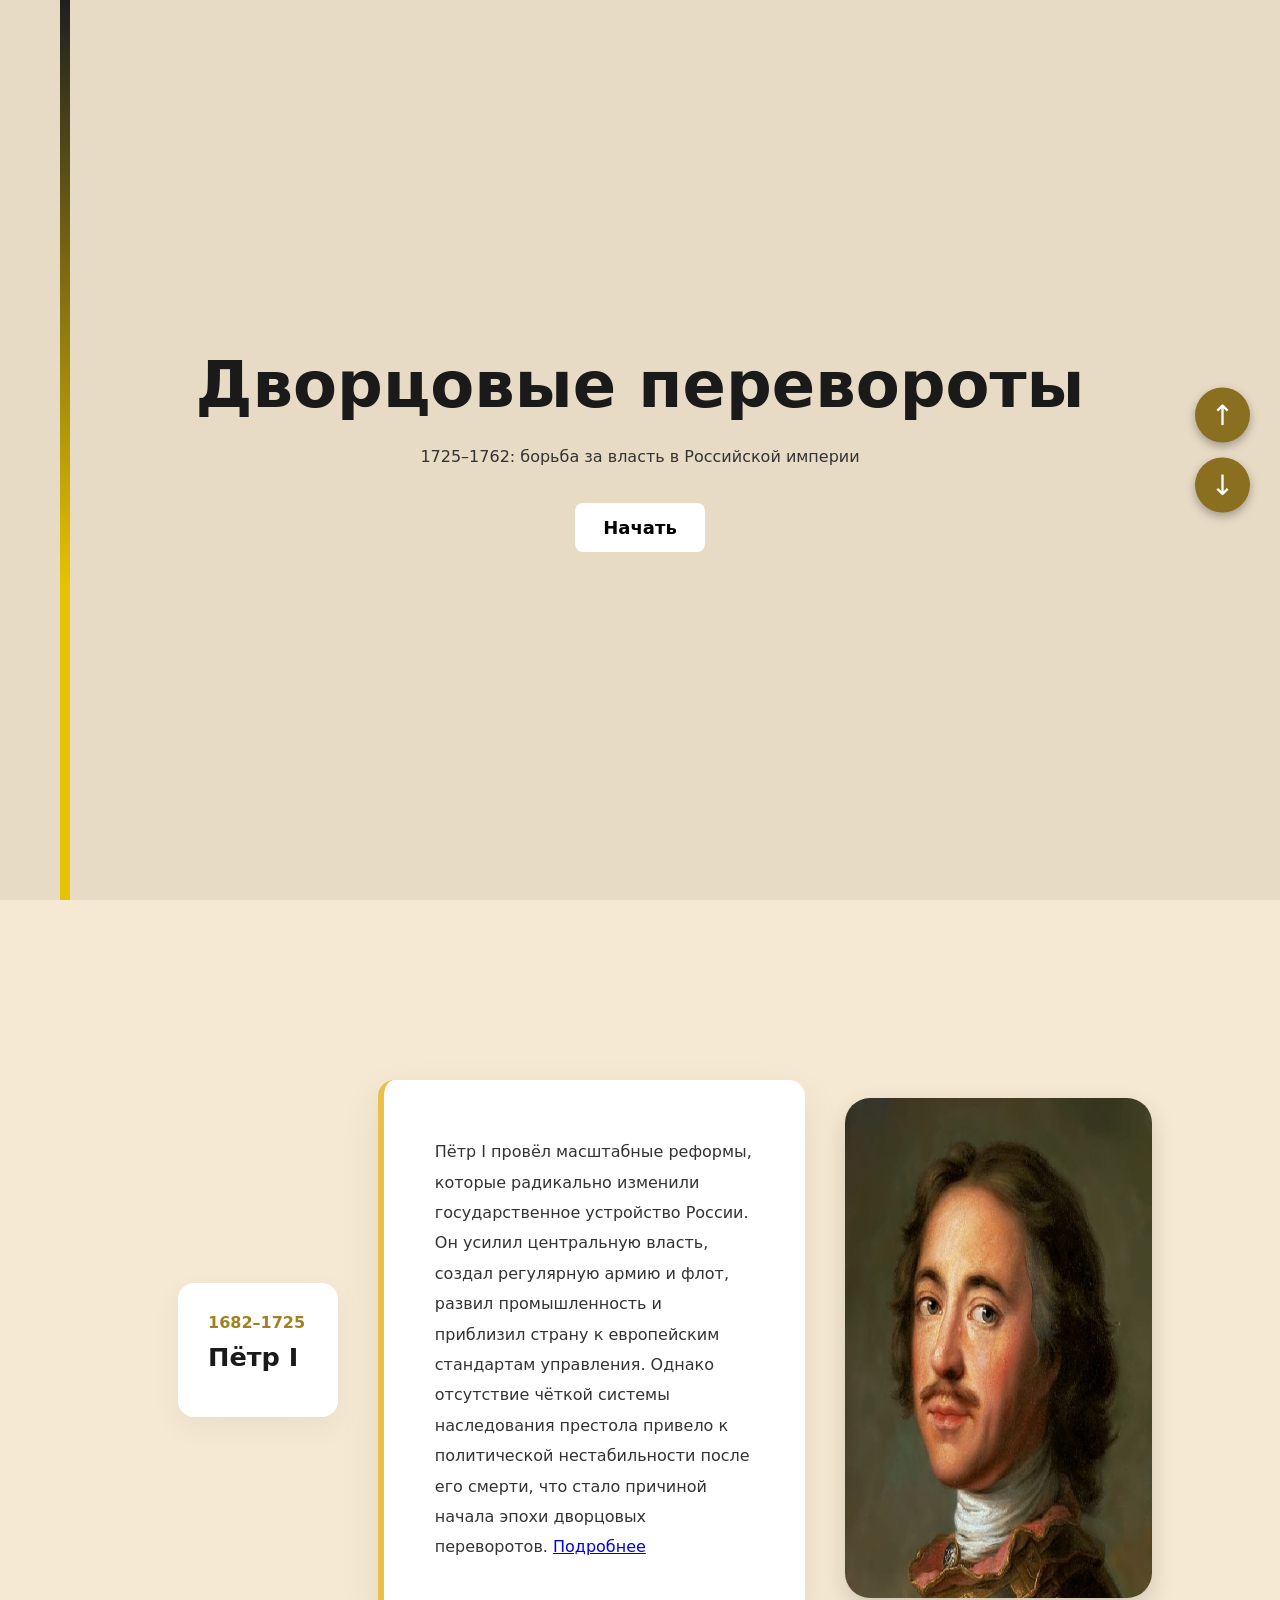
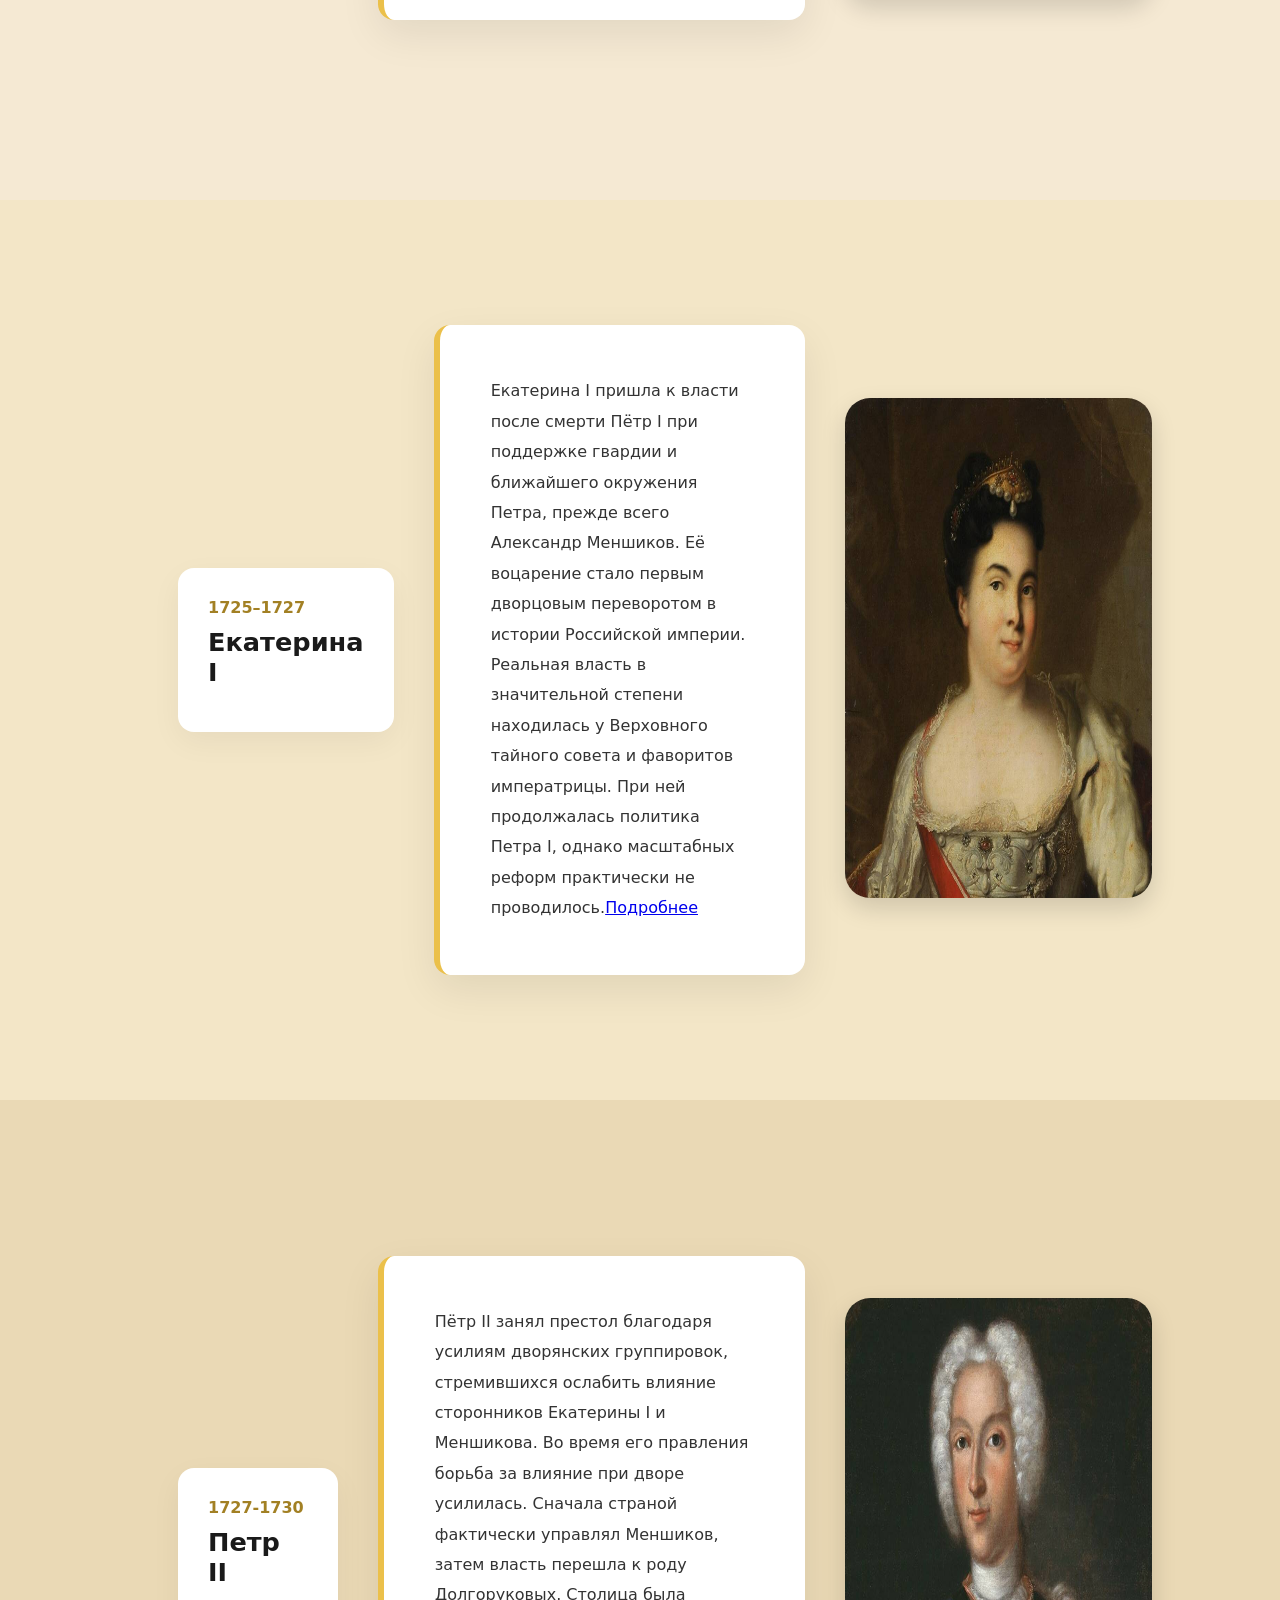
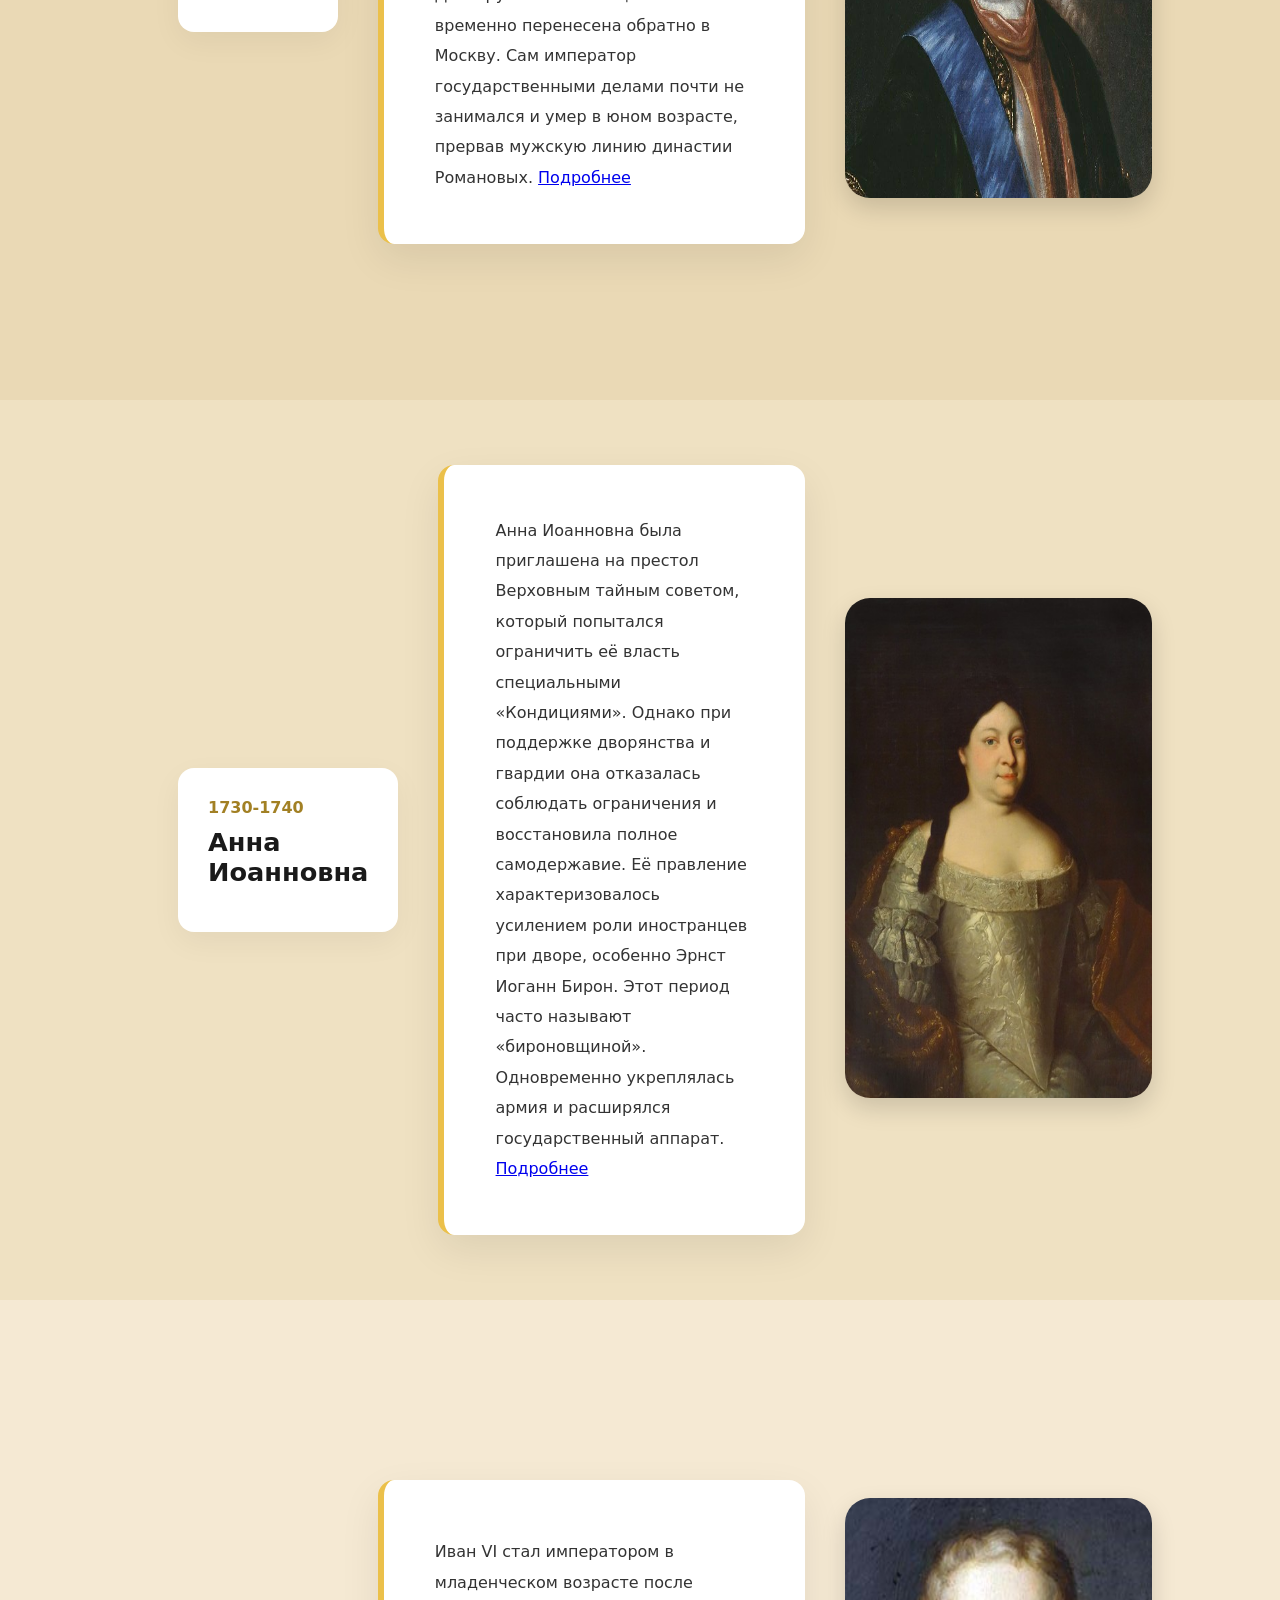
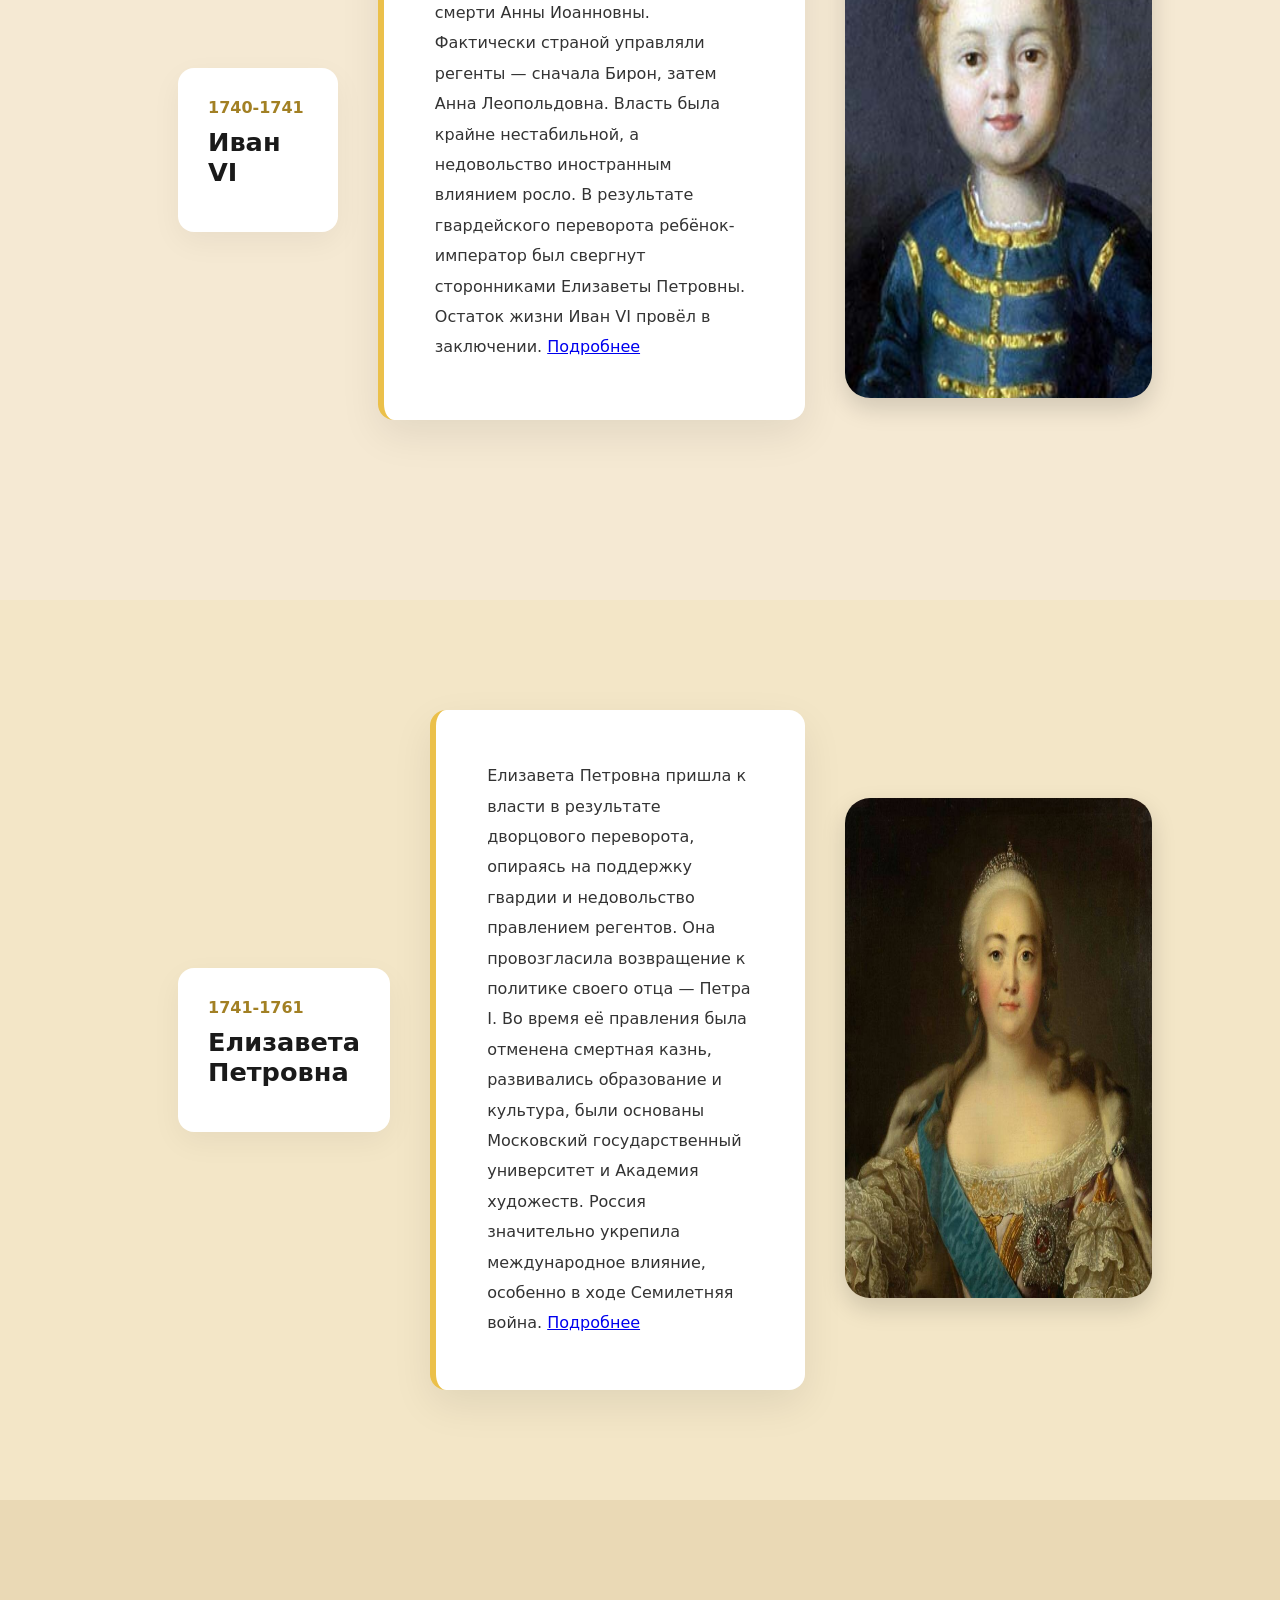
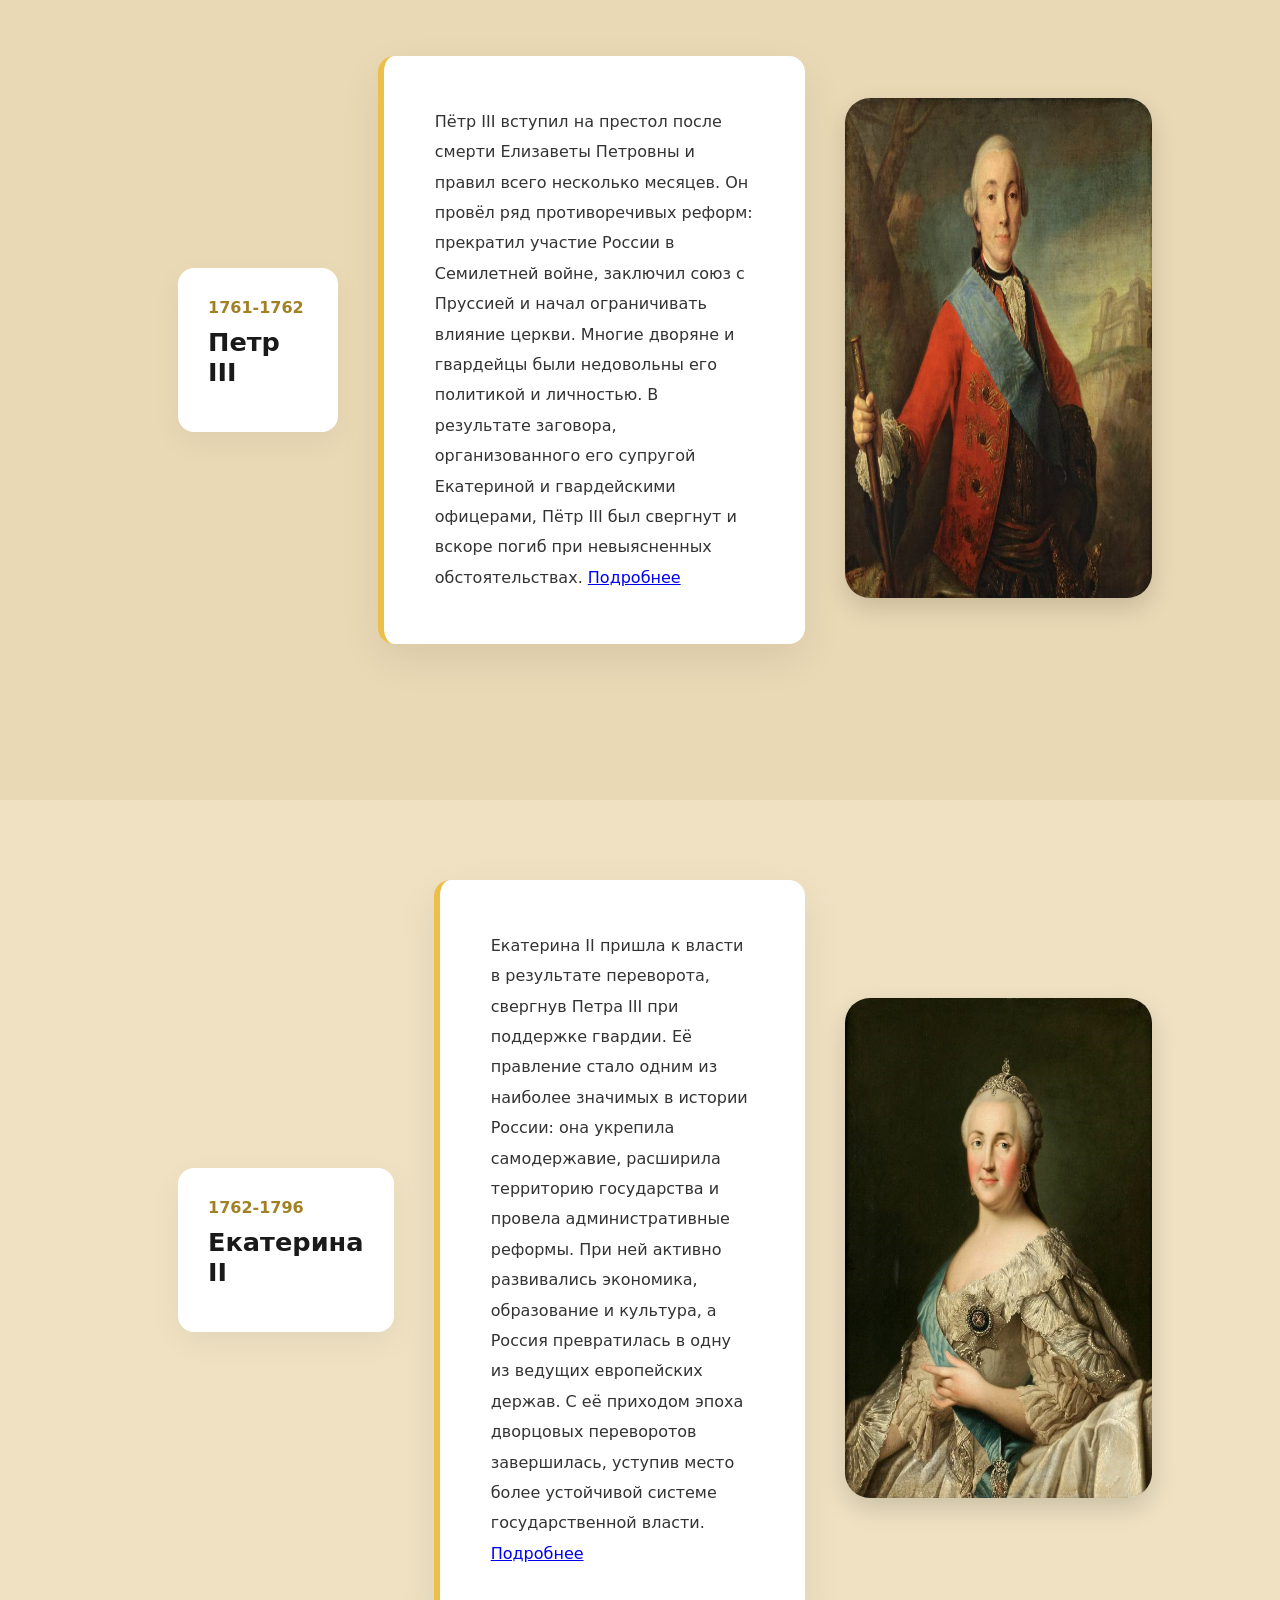
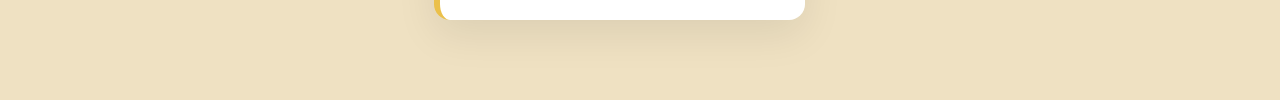
<file: index.html>
<!DOCTYPE html>
<html lang="ru">

<head>
    <meta charset="UTF-8">
    <title>История дворцовых переворотов</title>
    <link rel="stylesheet" href="style.css">
    <link rel="icon" type="image/png" href="images/Imperial_Standard_of_the_Emperor_of_Russia_(1858–1917)_02.png">
</head>

<body>

    <section class="hero">
        <h1>Дворцовые перевороты</h1>
        <p>1725–1762: борьба за власть в Российской империи</p>
        <button onclick="scrollToNext()">Начать</button>
    </section>

    <div class="scroll-buttons">
        <button onclick="scrollSection(-1)">↑</button>
        <button onclick="scrollSection(1)">↓</button>
    </div>

    <section class="timeline b1">
        <div class="row">
            <div class="block">
                <div class="date">1682–1725</div>
                <h2>Пётр I</h2>
            </div>

            <div class="details">
                <p>
                    Пётр I провёл масштабные реформы, которые радикально изменили государственное устройство России.
                    Он усилил центральную власть, создал регулярную армию и флот, развил промышленность и приблизил
                    страну к европейским стандартам управления. Однако отсутствие чёткой системы наследования престола
                    привело к политической нестабильности после его смерти, что стало причиной начала эпохи дворцовых
                    переворотов. <a href="Петр_первый.html">Подробнее</a>
                </p>
            </div>

            <div class="photo">
                <img src="images/petr 1.jpg" alt="Petr I">
            </div>
        </div>
    </section>

    <section class="timeline b2">
        <div class="row">
            <div class="block">
                <div class="date">1725–1727</div>
                <h2>Екатерина I</h2>
            </div>

            <div class="details">
                <p>
                    Екатерина I пришла к власти после смерти Пётр I при поддержке гвардии и ближайшего окружения Петра,
                    прежде всего Александр Меншиков.
                    Её воцарение стало первым дворцовым переворотом в истории Российской империи. Реальная власть в
                    значительной степени находилась у Верховного тайного совета и фаворитов императрицы. При ней
                    продолжалась политика Петра I, однако масштабных реформ практически не проводилось.<a href="Екатерина_первая.html">Подробнее</a>
                </p>
            </div>

            <div class="photo">
                <img src="images/ekat 1.jpg" alt="Ekaterina I">
            </div>
        </div>
    </section>

    <section class="timeline b3">
        <div class="row">
            <div class="block">
                <div class="date">1727-1730</div>
                <h2>Петр II</h2>
            </div>

            <div class="details">
                <p>
                    Пётр II занял престол благодаря усилиям дворянских группировок, стремившихся ослабить влияние
                    сторонников Екатерины I и Меншикова.
                    Во время его правления борьба за влияние при дворе усилилась. Сначала страной фактически управлял
                    Меншиков, затем власть перешла к роду Долгоруковых. Столица была временно перенесена обратно в
                    Москву. Сам император государственными делами почти не занимался и умер в юном возрасте, прервав
                    мужскую линию династии Романовых. <a href="Петр2.html">Подробнее</a>
                </p>
            </div>

            <div class="photo">
                <img src="images/petr 2.jpg" alt="Petr II">
            </div>
        </div>
    </section>

    <section class="timeline b4">
        <div class="row">
            <div class="block">
                <div class="date">1730-1740</div>
                <h2>Анна Иоанновна</h2>
            </div>

            <div class="details">
                <p>
                    Анна Иоанновна была приглашена на престол Верховным тайным советом, который попытался ограничить её
                    власть специальными «Кондициями».
                    Однако при поддержке дворянства и гвардии она отказалась соблюдать ограничения и восстановила полное
                    самодержавие. Её правление характеризовалось усилением роли иностранцев при дворе, особенно Эрнст
                    Иоганн Бирон. Этот период часто называют «бироновщиной». Одновременно укреплялась армия и расширялся
                    государственный аппарат. <a href="Анна_Иоановна.html">Подробнее</a>
                </p>
            </div>
            <div class="photo">
                <img src="images/Anna Ioannovna.jpg" alt="Anna Ioannovna">
            </div>
        </div>
    </section>

    <section class="timeline b1">
        <div class="row">
            <div class="block">
                <div class="date">1740-1741</div>
                <h2>Иван VI</h2>
            </div>

            <div class="details">
                <p>
                    Иван VI стал императором в младенческом возрасте после смерти Анны Иоанновны.
                    Фактически страной управляли регенты — сначала Бирон, затем Анна Леопольдовна. Власть была крайне
                    нестабильной, а недовольство иностранным влиянием росло. В результате гвардейского переворота
                    ребёнок-император был свергнут сторонниками Елизаветы Петровны. Остаток жизни Иван VI провёл в
                    заключении. <a href="Иван_шестой.html">Подробнее</a>
                </p>
            </div>

            <div class="photo">
                <img src="images/Ivan 6.jpg" alt="Ivan VI">
            </div>
        </div>
    </section>

    <section class="timeline b2">
        <div class="row">
            <div class="block">
                <div class="date">1741-1761</div>
                <h2>Елизавета Петровна</h2>
            </div>

            <div class="details">
                <p>
                    Елизавета Петровна пришла к власти в результате дворцового переворота, опираясь на поддержку гвардии
                    и недовольство правлением регентов.
                    Она провозгласила возвращение к политике своего отца — Петра I. Во время её правления была отменена
                    смертная казнь, развивались образование и культура, были основаны Московский государственный
                    университет и Академия художеств. Россия значительно укрепила международное влияние, особенно в ходе
                    Семилетняя война. <a href="Елизавета_Петровна.html">Подробнее</a>
                </p>
            </div>

            <div class="photo">
                <img src="images/Elizaveta Petrovna.jpg" alt="Elizaveta Petrovna">
            </div>
        </div>
    </section>

    <section class="timeline b3">
        <div class="row">
            <div class="block">
                <div class="date">1761-1762</div>
                <h2>Петр III</h2>
            </div>

            <div class="details">
                <p>
                    Пётр III вступил на престол после смерти Елизаветы Петровны и правил всего несколько месяцев.
                    Он провёл ряд противоречивых реформ: прекратил участие России в Семилетней войне, заключил союз с
                    Пруссией и начал ограничивать влияние церкви. Многие дворяне и гвардейцы были недовольны его
                    политикой и личностью. В результате заговора, организованного его супругой Екатериной и гвардейскими
                    офицерами, Пётр III был свергнут и вскоре погиб при невыясненных обстоятельствах. <a href="Петр3.html">Подробнее</a>
                </p>
            </div>

            <div class="photo">
                <img src="images/Petr 3.jpg" alt="Petr III">
            </div>
        </div>
    </section>

    <section class="timeline b4">
        <div class="row">
            <div class="block">
                <div class="date">1762-1796</div>
                <h2>Екатерина II</h2>
            </div>

            <div class="details">
                <p>
                    Екатерина II пришла к власти в результате переворота, свергнув Петра III при поддержке гвардии.
                    Её правление стало одним из наиболее значимых в истории России: она укрепила самодержавие, расширила
                    территорию государства и провела административные реформы. При ней активно развивались экономика,
                    образование и культура, а Россия превратилась в одну из ведущих европейских держав. С её приходом
                    эпоха дворцовых переворотов завершилась, уступив место более устойчивой системе государственной
                    власти. <a href="Екатерина_вторая.html">Подробнее</a>
                </p>
            </div>

            <div class="photo">
                <img src="images/Ekat 2.jpg" alt="Ekaterina II">
            </div>
        </div>
    </section>

    <script src="script.js"></script>

</body>

</html>
</file>
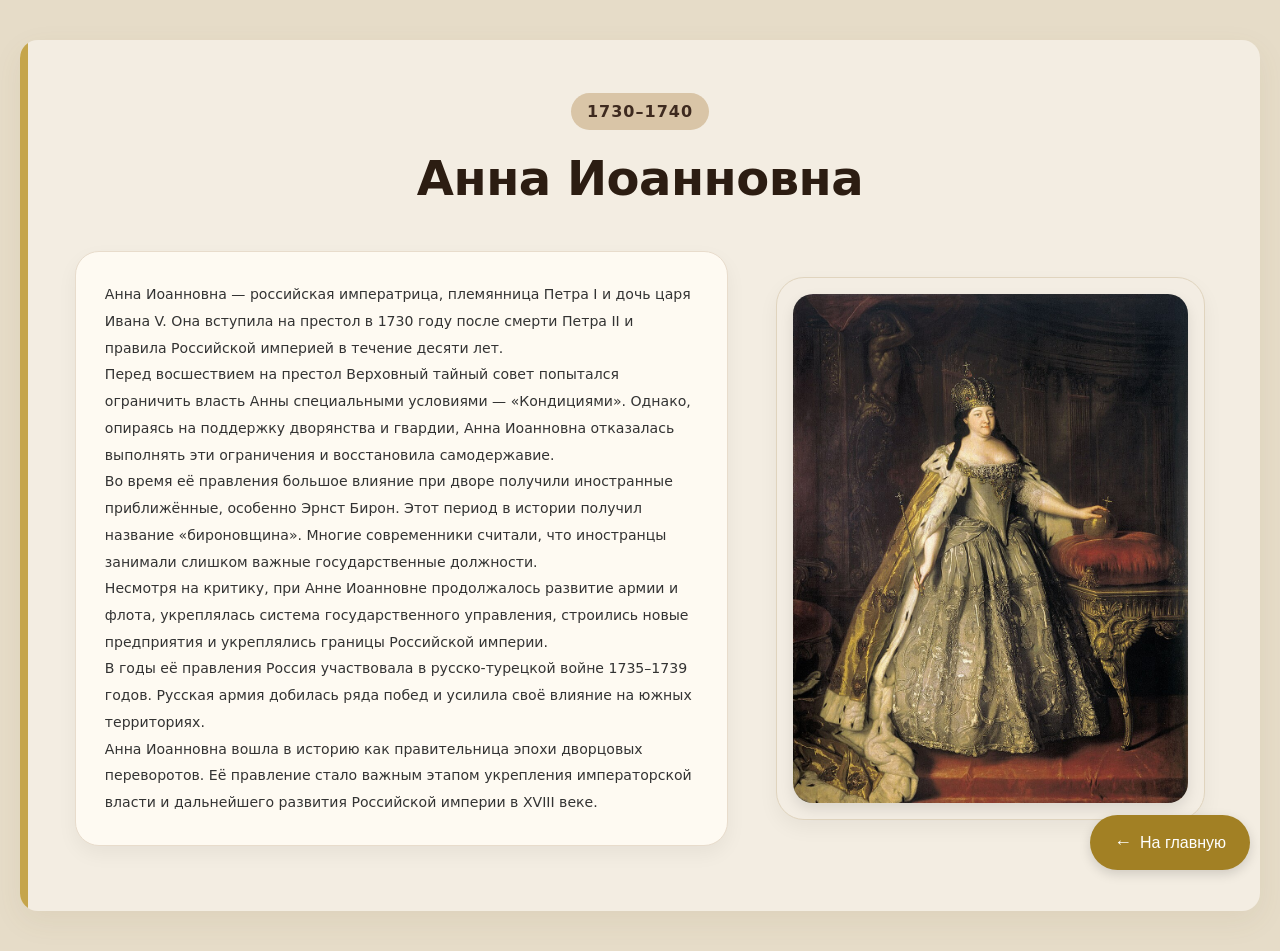
<file: Анна_Иоановна.html>
<!DOCTYPE html>
<html lang="ru">
<head>
  <meta charset="UTF-8" />
  <meta name="viewport" content="width=device-width, initial-scale=1.0"/>
  <title>Анна Иоанновна</title>
  <link rel="stylesheet" href="style_shablon.css">
</head>
<body>

  <section class="timeline-section">

    <div class="line"></div>

    <div class="card-small">
      <span class="years">1730–1740</span>
      <h2>Анна Иоанновна</h2>
    </div>

    <div class="content-wrapper">

      <div class="info-card">

        <p>
          Анна Иоанновна — российская императрица, племянница Петра I 
          и дочь царя Ивана V. Она вступила на престол в 1730 году после 
          смерти Петра II и правила Российской империей в течение десяти лет.
        </p>

        <p>
          Перед восшествием на престол Верховный тайный совет попытался 
          ограничить власть Анны специальными условиями — «Кондициями». 
          Однако, опираясь на поддержку дворянства и гвардии, Анна Иоанновна 
          отказалась выполнять эти ограничения и восстановила самодержавие.
        </p>

        <p>
          Во время её правления большое влияние при дворе получили иностранные 
          приближённые, особенно Эрнст Бирон. Этот период в истории получил 
          название «бироновщина». Многие современники считали, что иностранцы 
          занимали слишком важные государственные должности.
        </p>

        <p>
          Несмотря на критику, при Анне Иоанновне продолжалось развитие армии 
          и флота, укреплялась система государственного управления, строились 
          новые предприятия и укреплялись границы Российской империи.
        </p>

        <p>
          В годы её правления Россия участвовала в русско-турецкой войне 
          1735–1739 годов. Русская армия добилась ряда побед и усилила своё 
          влияние на южных территориях.
        </p>

        <p>
          Анна Иоанновна вошла в историю как правительница эпохи дворцовых 
          переворотов. Её правление стало важным этапом укрепления императорской 
          власти и дальнейшего развития Российской империи в XVIII веке.
        </p>

      </div>

      <div class="image-card">
        <img src="images/Anna_Ioannovna2.jpg" alt="Анна Иоанновна">
      </div>

    </div>

  </section>

  <div class="back-button-container">
    <a href="index.html" class="back-button">На главную</a>
  </div>

</body>
</html>
</file>
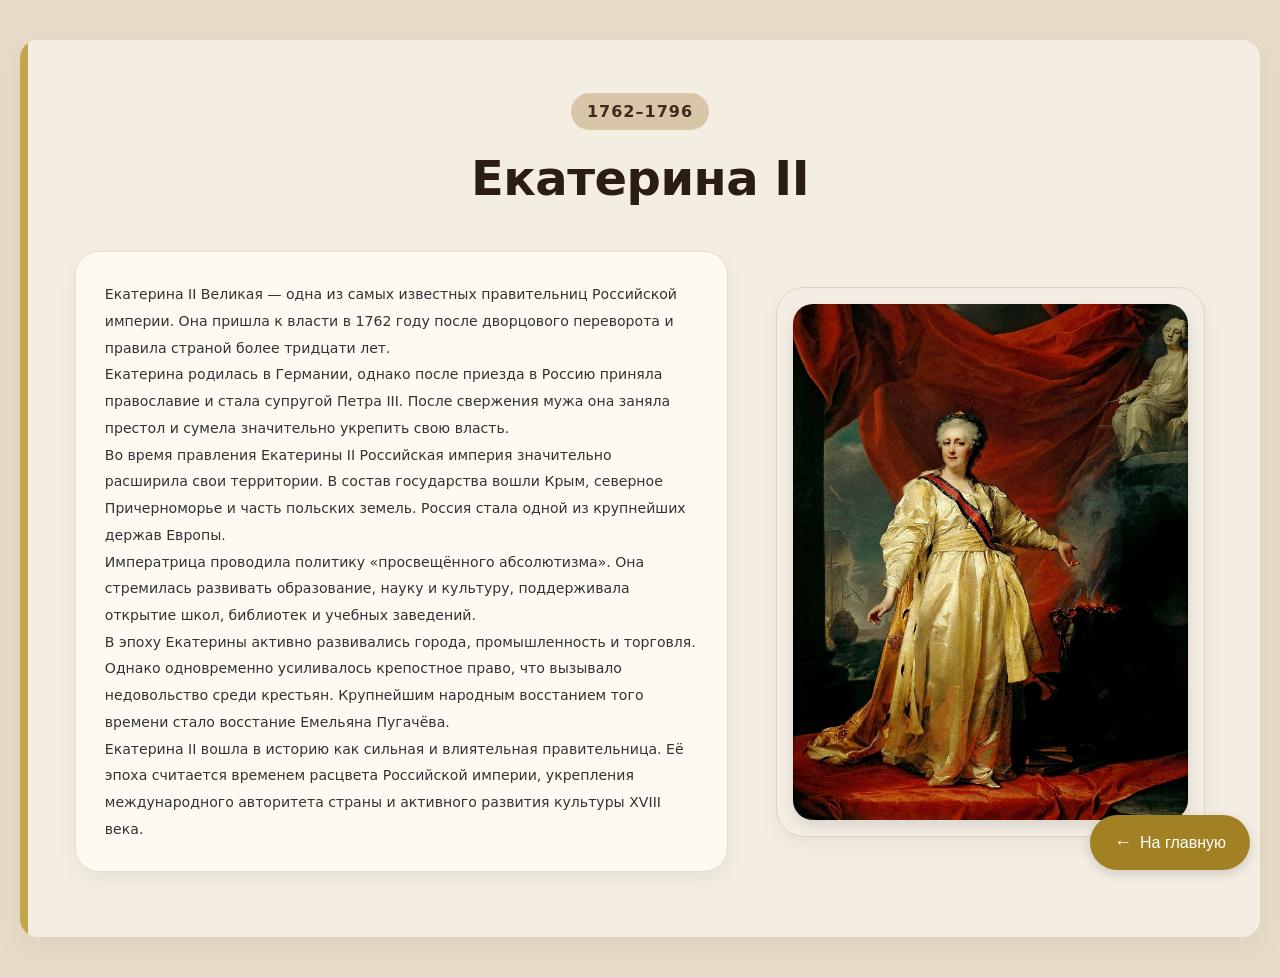
<file: Екатерина_вторая.html>
<!DOCTYPE html>
<html lang="ru">
<head>
  <meta charset="UTF-8" />
  <meta name="viewport" content="width=device-width, initial-scale=1.0"/>
  <title>Екатерина II</title>
  <link rel="stylesheet" href="style_shablon.css">
</head>
<body>

  <section class="timeline-section">

    <div class="line"></div>

    <div class="card-small">
      <span class="years">1762–1796</span>
      <h2>Екатерина II</h2>
    </div>

    <div class="content-wrapper">

      <div class="info-card">

        <p>
          Екатерина II Великая — одна из самых известных правительниц 
          Российской империи. Она пришла к власти в 1762 году после 
          дворцового переворота и правила страной более тридцати лет.
        </p>

        <p>
          Екатерина родилась в Германии, однако после приезда в Россию 
          приняла православие и стала супругой Петра III. После свержения 
          мужа она заняла престол и сумела значительно укрепить свою власть.
        </p>

        <p>
          Во время правления Екатерины II Российская империя значительно 
          расширила свои территории. В состав государства вошли Крым, 
          северное Причерноморье и часть польских земель. Россия стала 
          одной из крупнейших держав Европы.
        </p>

        <p>
          Императрица проводила политику «просвещённого абсолютизма». 
          Она стремилась развивать образование, науку и культуру, 
          поддерживала открытие школ, библиотек и учебных заведений.
        </p>

        <p>
          В эпоху Екатерины активно развивались города, промышленность 
          и торговля. Однако одновременно усиливалось крепостное право, 
          что вызывало недовольство среди крестьян. Крупнейшим народным 
          восстанием того времени стало восстание Емельяна Пугачёва.
        </p>

        <p>
          Екатерина II вошла в историю как сильная и влиятельная правительница. 
          Её эпоха считается временем расцвета Российской империи, укрепления 
          международного авторитета страны и активного развития культуры XVIII века.
        </p>

      </div>

      <div class="image-card">
        <img src="images/Екатерина_Вторая.jpg" alt="Екатерина II">
      </div>

    </div>

  </section>

  <div class="back-button-container">
    <a href="index.html" class="back-button">На главную</a>
  </div>

</body>
</html>
</file>
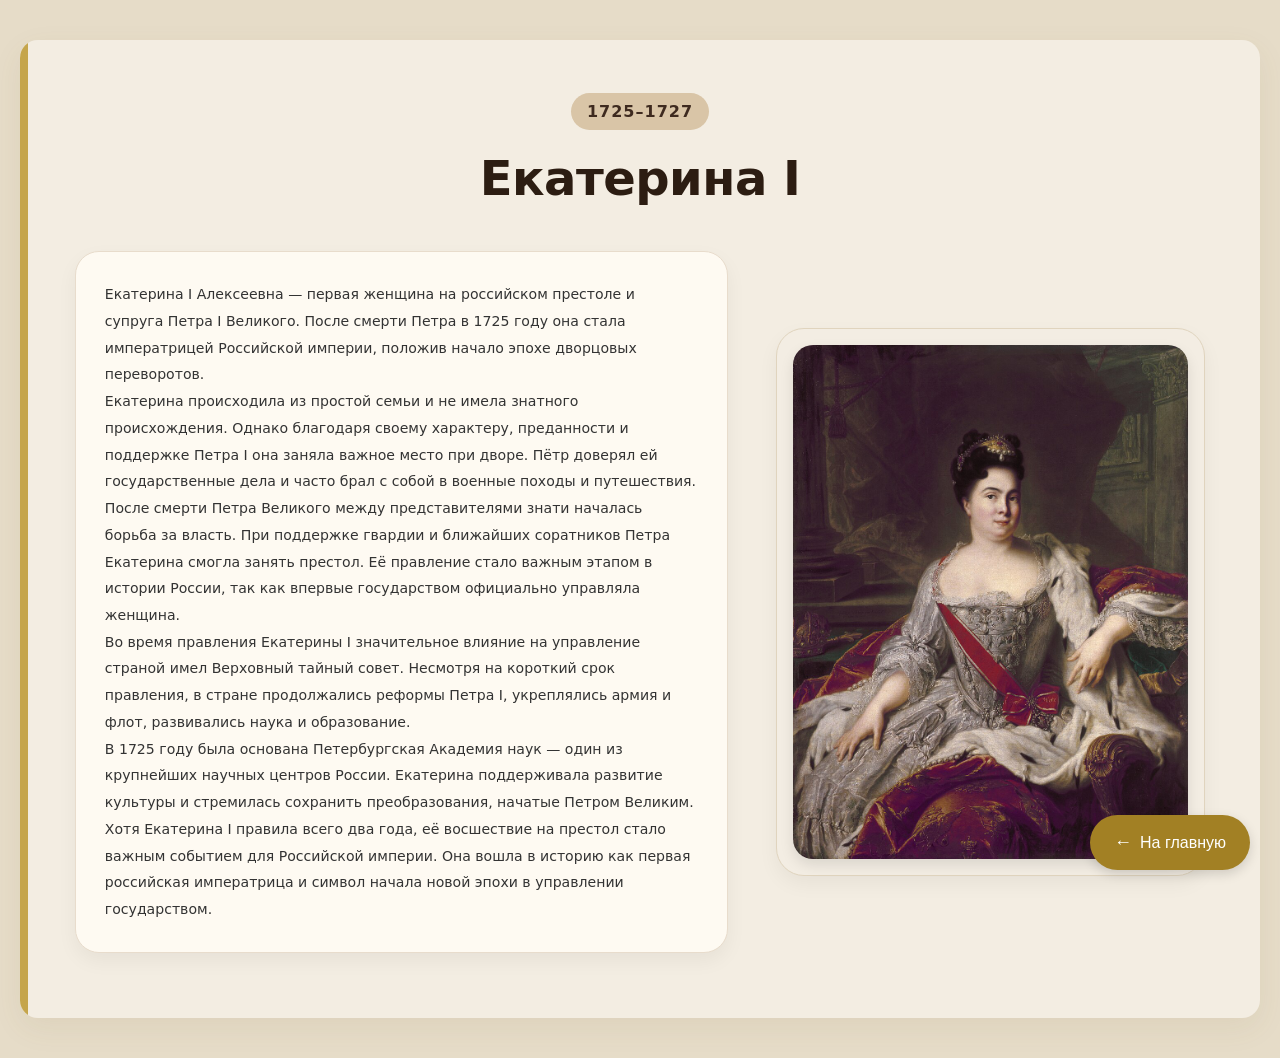
<file: Екатерина_первая.html>
<!DOCTYPE html>
<html lang="ru">

<head>
  <meta charset="UTF-8" />
  <meta name="viewport" content="width=device-width, initial-scale=1.0" />
  <title>Екатерина I</title>
  <link rel="stylesheet" href="style_shablon.css">
</head>

<body>

  <section class="timeline-section">

    <div class="line"></div>

    <div class="card-small">
      <span class="years">1725–1727</span>
      <h2>Екатерина I</h2>
    </div>

    <div class="content-wrapper">

      <div class="info-card">

        <p>
          Екатерина I Алексеевна — первая женщина на российском престоле и супруга
          Петра I Великого. После смерти Петра в 1725 году она стала императрицей
          Российской империи, положив начало эпохе дворцовых переворотов.
        </p>

        <p>
          Екатерина происходила из простой семьи и не имела знатного происхождения.
          Однако благодаря своему характеру, преданности и поддержке Петра I она
          заняла важное место при дворе. Пётр доверял ей государственные дела и
          часто брал с собой в военные походы и путешествия.
        </p>

        <p>
          После смерти Петра Великого между представителями знати началась борьба
          за власть. При поддержке гвардии и ближайших соратников Петра Екатерина
          смогла занять престол. Её правление стало важным этапом в истории России,
          так как впервые государством официально управляла женщина.
        </p>

        <p>
          Во время правления Екатерины I значительное влияние на управление страной
          имел Верховный тайный совет. Несмотря на короткий срок правления, в стране
          продолжались реформы Петра I, укреплялись армия и флот, развивались наука
          и образование.
        </p>

        <p>
          В 1725 году была основана Петербургская Академия наук — один из крупнейших
          научных центров России. Екатерина поддерживала развитие культуры и стремилась
          сохранить преобразования, начатые Петром Великим.
        </p>

        <p>
          Хотя Екатерина I правила всего два года, её восшествие на престол стало
          важным событием для Российской империи. Она вошла в историю как первая
          российская императрица и символ начала новой эпохи в управлении государством.
        </p>

      </div>

      <div class="image-card">
        <img src="images/Ekaterina_pervaiu.jpg" alt="Екатерина I">
      </div>

    </div>

  </section>
  
  <div class="back-button-container">
    <a href="index.html" class="back-button">На главную</a>
  </div>
</body>

</html>
</file>
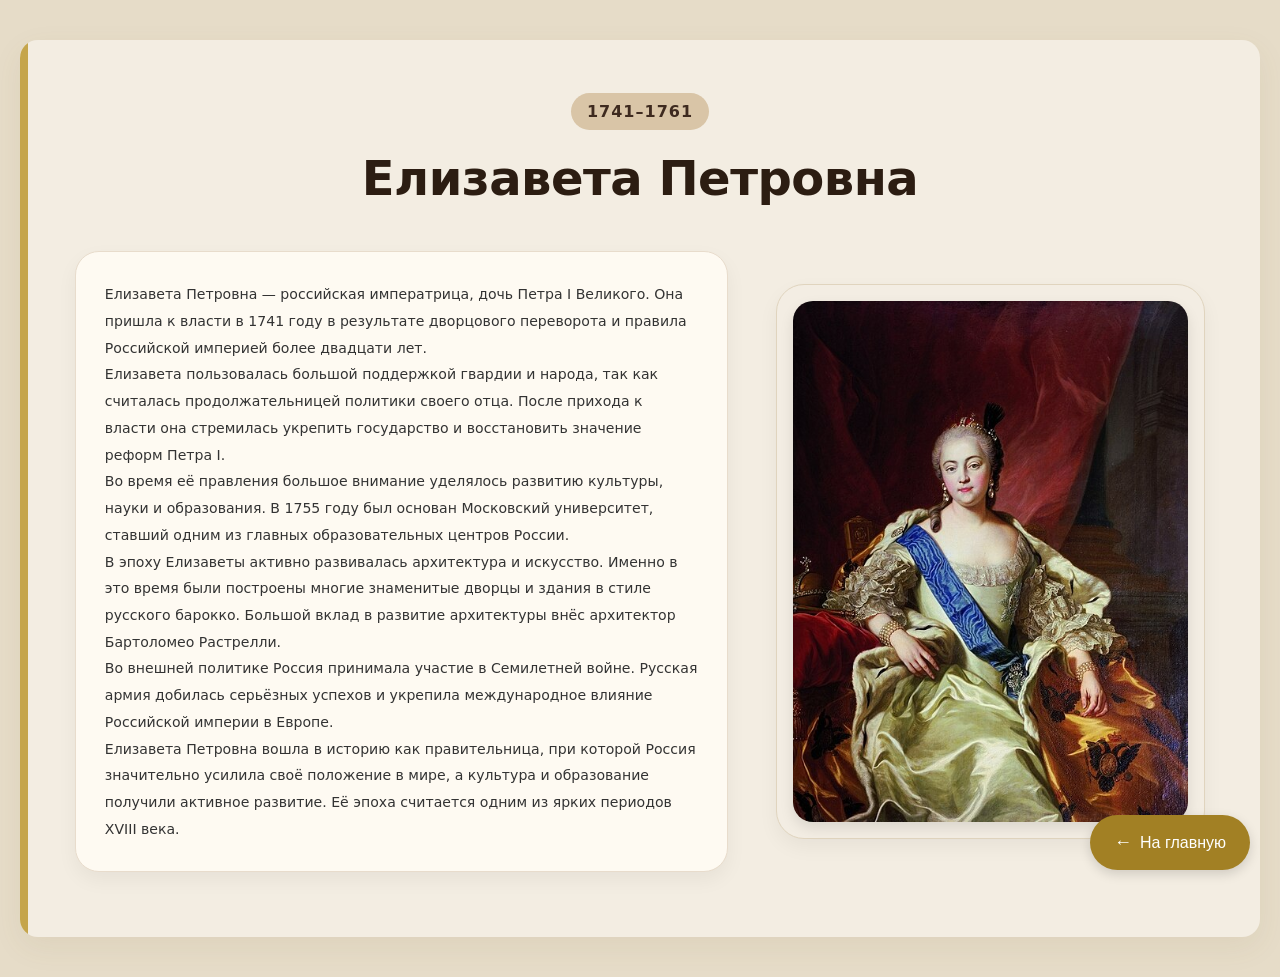
<file: Елизавета_Петровна.html>
<!DOCTYPE html>
<html lang="ru">
<head>
  <meta charset="UTF-8" />
  <meta name="viewport" content="width=device-width, initial-scale=1.0"/>
  <title>Елизавета Петровна</title>
  <link rel="stylesheet" href="style_shablon.css">
</head>
<body>

  <section class="timeline-section">

    <div class="line"></div>

    <div class="card-small">
      <span class="years">1741–1761</span>
      <h2>Елизавета Петровна</h2>
    </div>

    <div class="content-wrapper">

      <div class="info-card">

        <p>
          Елизавета Петровна — российская императрица, дочь Петра I Великого. 
          Она пришла к власти в 1741 году в результате дворцового переворота 
          и правила Российской империей более двадцати лет.
        </p>

        <p>
          Елизавета пользовалась большой поддержкой гвардии и народа, так как 
          считалась продолжательницей политики своего отца. После прихода к власти 
          она стремилась укрепить государство и восстановить значение реформ Петра I.
        </p>

        <p>
          Во время её правления большое внимание уделялось развитию культуры, 
          науки и образования. В 1755 году был основан Московский университет, 
          ставший одним из главных образовательных центров России.
        </p>

        <p>
          В эпоху Елизаветы активно развивалась архитектура и искусство. Именно 
          в это время были построены многие знаменитые дворцы и здания в стиле 
          русского барокко. Большой вклад в развитие архитектуры внёс архитектор 
          Бартоломео Растрелли.
        </p>

        <p>
          Во внешней политике Россия принимала участие в Семилетней войне. 
          Русская армия добилась серьёзных успехов и укрепила международное 
          влияние Российской империи в Европе.
        </p>

        <p>
          Елизавета Петровна вошла в историю как правительница, при которой 
          Россия значительно усилила своё положение в мире, а культура и образование 
          получили активное развитие. Её эпоха считается одним из ярких периодов 
          XVIII века.
        </p>

      </div>

      <div class="image-card">
        <img src="images/Elisabeth_Petrovna2.jpg" alt="Елизавета Петровна">
      </div>

    </div>

  </section>

  <div class="back-button-container">
    <a href="index.html" class="back-button">На главную</a>
  </div>

</body>
</html>
</file>
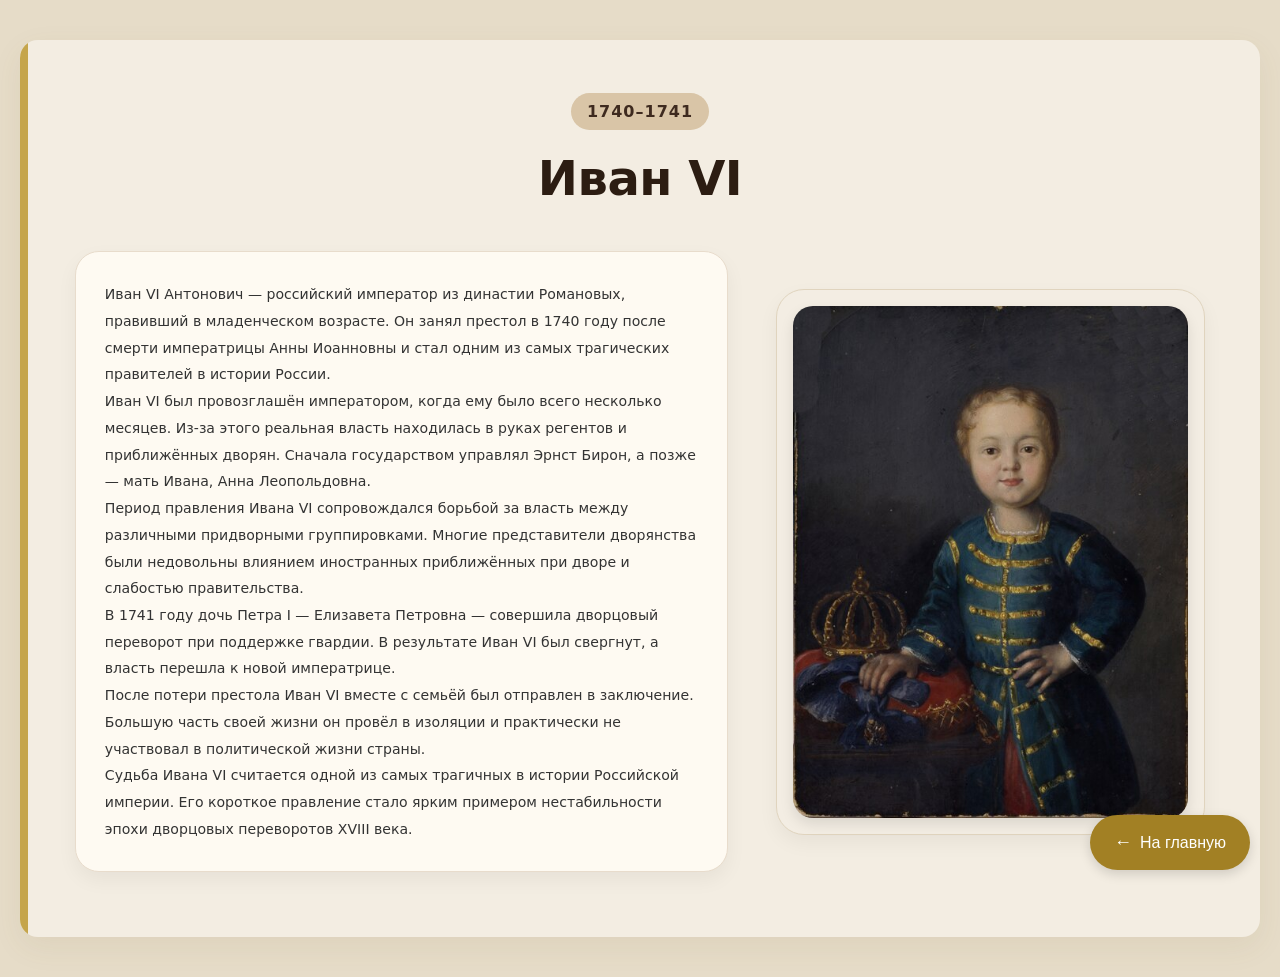
<file: Иван_шестой.html>
<!DOCTYPE html>
<html lang="ru">
<head>
  <meta charset="UTF-8" />
  <meta name="viewport" content="width=device-width, initial-scale=1.0"/>
  <title>Иван VI</title>
  <link rel="stylesheet" href="style_shablon.css">
</head>
<body>

  <section class="timeline-section">

    <div class="line"></div>

    <div class="card-small">
      <span class="years">1740–1741</span>
      <h2>Иван VI</h2>
    </div>

    <div class="content-wrapper">

      <div class="info-card">

        <p>
          Иван VI Антонович — российский император из династии Романовых, 
          правивший в младенческом возрасте. Он занял престол в 1740 году 
          после смерти императрицы Анны Иоанновны и стал одним из самых 
          трагических правителей в истории России.
        </p>

        <p>
          Иван VI был провозглашён императором, когда ему было всего несколько 
          месяцев. Из-за этого реальная власть находилась в руках регентов и 
          приближённых дворян. Сначала государством управлял Эрнст Бирон, 
          а позже — мать Ивана, Анна Леопольдовна.
        </p>

        <p>
          Период правления Ивана VI сопровождался борьбой за власть между 
          различными придворными группировками. Многие представители дворянства 
          были недовольны влиянием иностранных приближённых при дворе и слабостью 
          правительства.
        </p>

        <p>
          В 1741 году дочь Петра I — Елизавета Петровна — совершила дворцовый 
          переворот при поддержке гвардии. В результате Иван VI был свергнут, 
          а власть перешла к новой императрице.
        </p>

        <p>
          После потери престола Иван VI вместе с семьёй был отправлен в заключение. 
          Большую часть своей жизни он провёл в изоляции и практически не участвовал 
          в политической жизни страны.
        </p>

        <p>
          Судьба Ивана VI считается одной из самых трагичных в истории Российской 
          империи. Его короткое правление стало ярким примером нестабильности эпохи 
          дворцовых переворотов XVIII века.
        </p>

      </div>

      <div class="image-card">
        <img src="images/Ivan_Shestoi.jpg" alt="Иван VI">
      </div>

    </div>

  </section>

  <div class="back-button-container">
    <a href="index.html" class="back-button">На главную</a>
  </div>

</body>
</html>
</file>
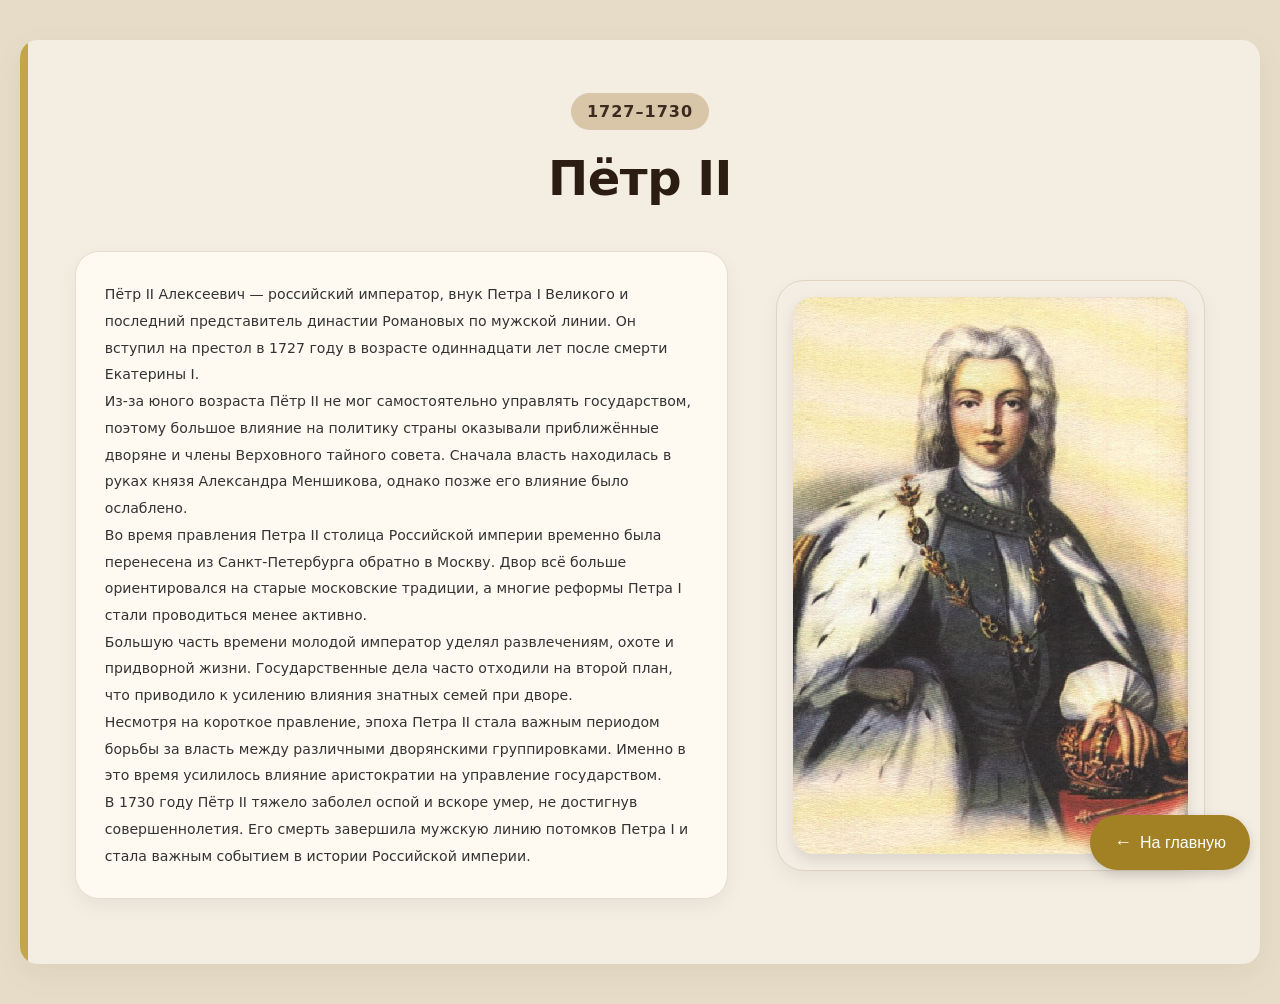
<file: Петр2.html>
<!DOCTYPE html>
<html lang="ru">
<head>
  <meta charset="UTF-8" />
  <meta name="viewport" content="width=device-width, initial-scale=1.0"/>
  <title>Пётр II</title>
  <link rel="stylesheet" href="style_shablon.css">
</head>
<body>

  <section class="timeline-section">

    <div class="line"></div>

    <div class="card-small">
      <span class="years">1727–1730</span>
      <h2>Пётр II</h2>
    </div>

    <div class="content-wrapper">

      <div class="info-card">

        <p>
          Пётр II Алексеевич — российский император, внук Петра I Великого 
          и последний представитель династии Романовых по мужской линии. 
          Он вступил на престол в 1727 году в возрасте одиннадцати лет после 
          смерти Екатерины I.
        </p>

        <p>
          Из-за юного возраста Пётр II не мог самостоятельно управлять государством, 
          поэтому большое влияние на политику страны оказывали приближённые дворяне 
          и члены Верховного тайного совета. Сначала власть находилась в руках 
          князя Александра Меншикова, однако позже его влияние было ослаблено.
        </p>

        <p>
          Во время правления Петра II столица Российской империи временно была 
          перенесена из Санкт-Петербурга обратно в Москву. Двор всё больше 
          ориентировался на старые московские традиции, а многие реформы Петра I 
          стали проводиться менее активно.
        </p>

        <p>
          Большую часть времени молодой император уделял развлечениям, охоте 
          и придворной жизни. Государственные дела часто отходили на второй план, 
          что приводило к усилению влияния знатных семей при дворе.
        </p>

        <p>
          Несмотря на короткое правление, эпоха Петра II стала важным периодом 
          борьбы за власть между различными дворянскими группировками. Именно 
          в это время усилилось влияние аристократии на управление государством.
        </p>

        <p>
          В 1730 году Пётр II тяжело заболел оспой и вскоре умер, не достигнув 
          совершеннолетия. Его смерть завершила мужскую линию потомков Петра I 
          и стала важным событием в истории Российской империи.
        </p>

      </div>

      <div class="image-card">
        <img src="images/Пётр_Второй.jpeg" alt="Пётр II">
      </div>

    </div>

  </section>

  <div class="back-button-container">
    <a href="index.html" class="back-button">На главную</a>
  </div>

</body>
</html>
</file>
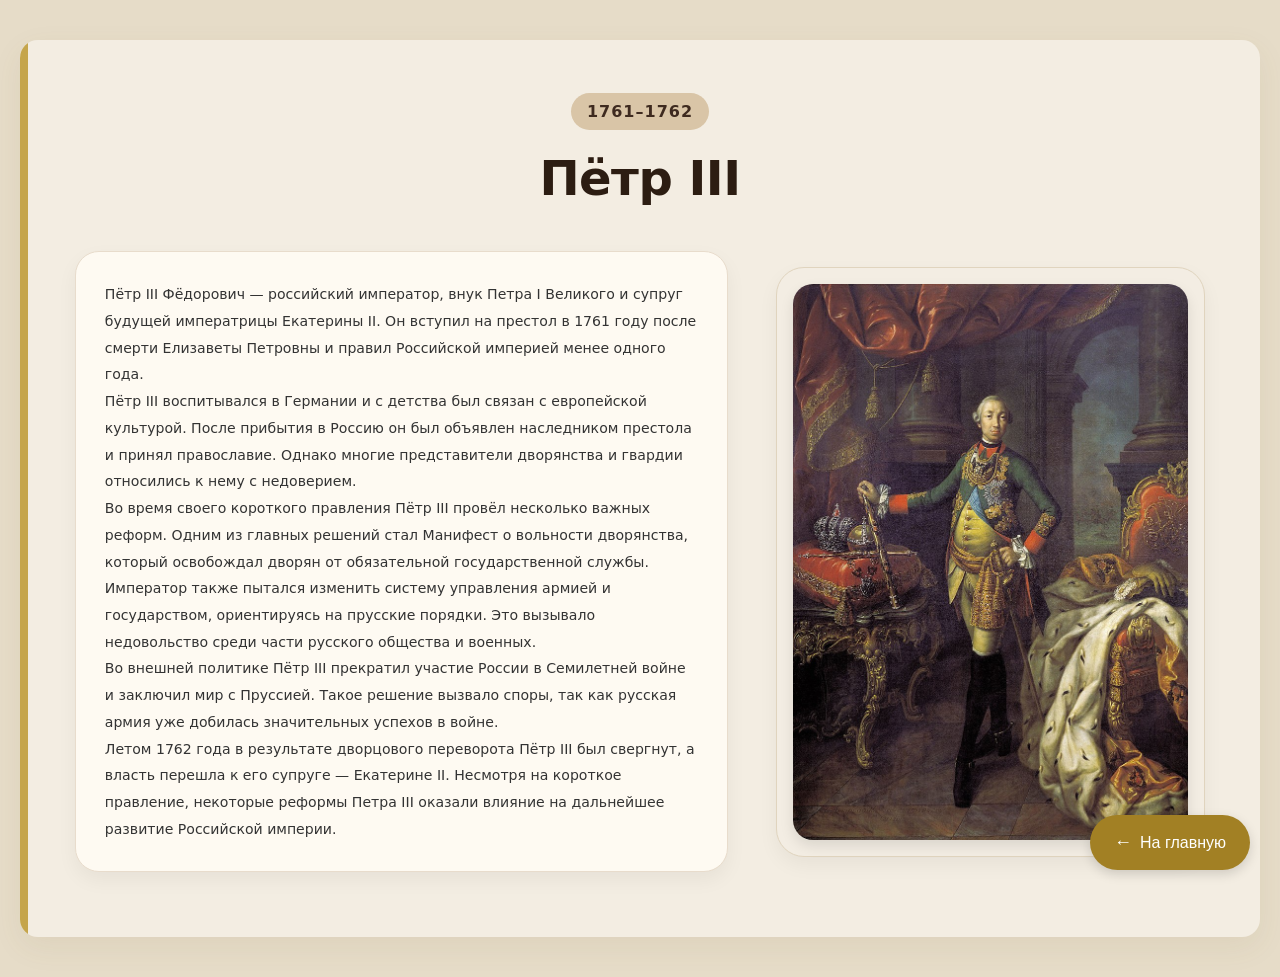
<file: Петр3.html>
<!DOCTYPE html>
<html lang="ru">
<head>
  <meta charset="UTF-8" />
  <meta name="viewport" content="width=device-width, initial-scale=1.0"/>
  <title>Пётр III</title>
  <link rel="stylesheet" href="style_shablon.css">
</head>
<body>

  <section class="timeline-section">

    <div class="line"></div>

    <div class="card-small">
      <span class="years">1761–1762</span>
      <h2>Пётр III</h2>
    </div>

    <div class="content-wrapper">

      <div class="info-card">

        <p>
          Пётр III Фёдорович — российский император, внук Петра I Великого 
          и супруг будущей императрицы Екатерины II. Он вступил на престол 
          в 1761 году после смерти Елизаветы Петровны и правил Российской 
          империей менее одного года.
        </p>

        <p>
          Пётр III воспитывался в Германии и с детства был связан с европейской 
          культурой. После прибытия в Россию он был объявлен наследником престола 
          и принял православие. Однако многие представители дворянства и гвардии 
          относились к нему с недоверием.
        </p>

        <p>
          Во время своего короткого правления Пётр III провёл несколько важных 
          реформ. Одним из главных решений стал Манифест о вольности дворянства, 
          который освобождал дворян от обязательной государственной службы.
        </p>

        <p>
          Император также пытался изменить систему управления армией и государством, 
          ориентируясь на прусские порядки. Это вызывало недовольство среди части 
          русского общества и военных.
        </p>

        <p>
          Во внешней политике Пётр III прекратил участие России в Семилетней войне 
          и заключил мир с Пруссией. Такое решение вызвало споры, так как русская 
          армия уже добилась значительных успехов в войне.
        </p>

        <p>
          Летом 1762 года в результате дворцового переворота Пётр III был свергнут, 
          а власть перешла к его супруге — Екатерине II. Несмотря на короткое 
          правление, некоторые реформы Петра III оказали влияние на дальнейшее 
          развитие Российской империи.
        </p>

      </div>

      <div class="image-card">
        <img src="images/Пётр_Третий.png" alt="Пётр III">
      </div>

    </div>

  </section>

  <div class="back-button-container">
    <a href="index.html" class="back-button">На главную</a>
  </div>

</body>
</html>
</file>
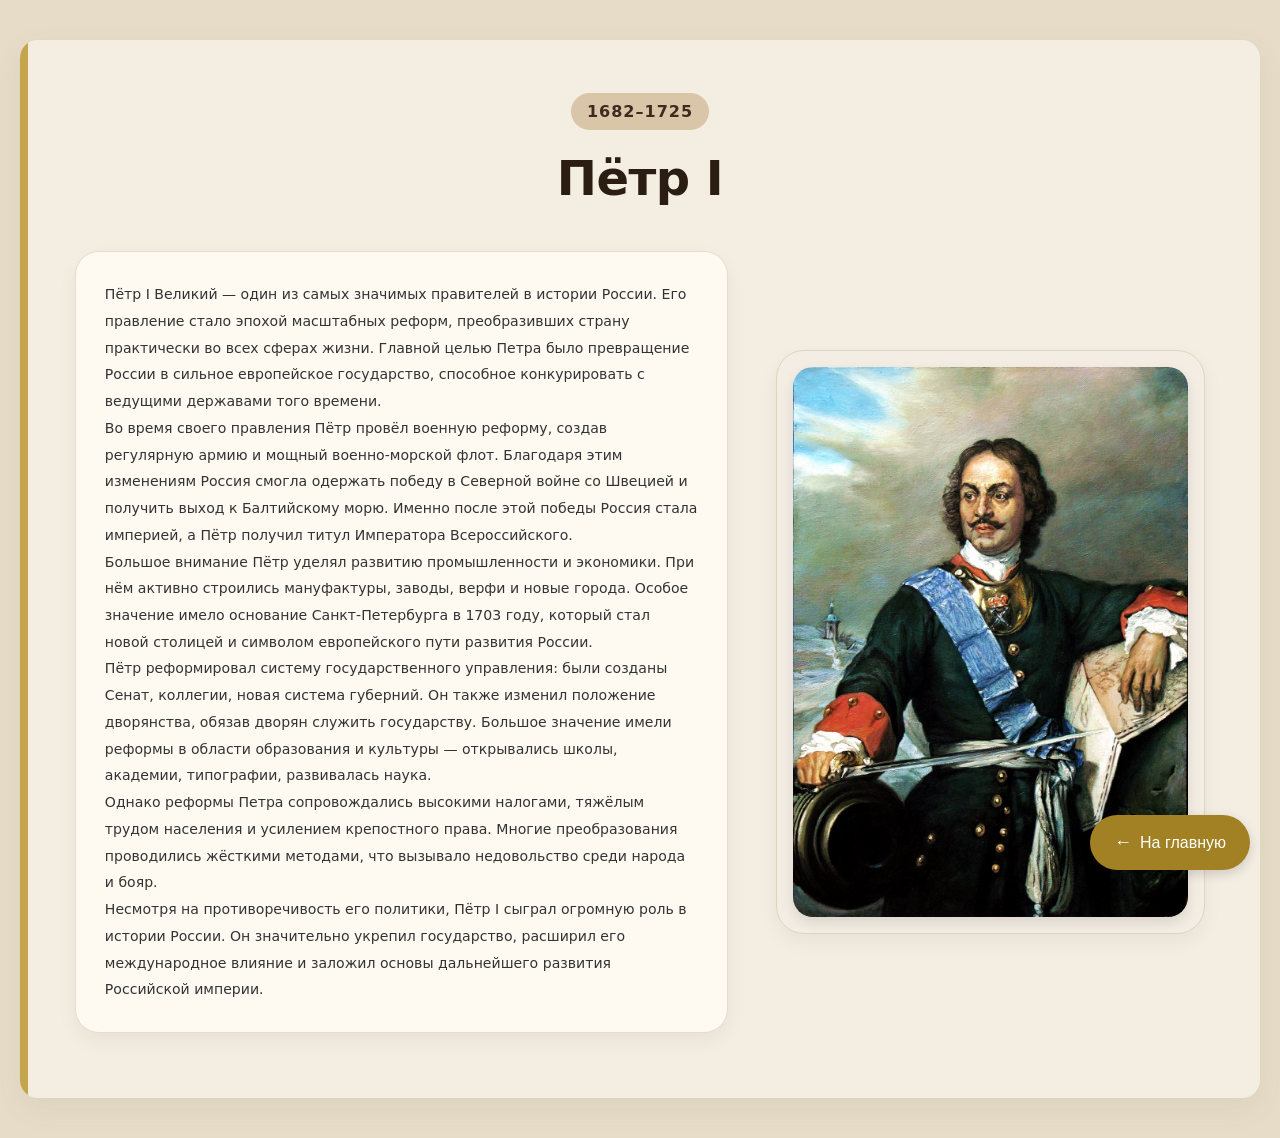
<file: Петр_первый.html>
<!DOCTYPE html>
<html lang="ru">

<head>
  <meta charset="UTF-8" />
  <meta name="viewport" content="width=device-width, initial-scale=1.0" />
  <title>Пётр I</title>
  <link rel="stylesheet" href="style_shablon.css">
</head>

<body>

  <section class="timeline-section">

    <div class="line"></div>

    <div class="card-small">
      <span class="years">1682–1725</span>
      <h2>Пётр I</h2>
    </div>

    <div class="content-wrapper">

      <div class="info-card">
        <p>
          Пётр I Великий — один из самых значимых правителей в истории России.
          Его правление стало эпохой масштабных реформ, преобразивших страну
          практически во всех сферах жизни. Главной целью Петра было превращение
          России в сильное европейское государство, способное конкурировать с
          ведущими державами того времени.
        </p>

        <p>
          Во время своего правления Пётр провёл военную реформу, создав регулярную
          армию и мощный военно-морской флот. Благодаря этим изменениям Россия
          смогла одержать победу в Северной войне со Швецией и получить выход
          к Балтийскому морю. Именно после этой победы Россия стала империей,
          а Пётр получил титул Императора Всероссийского.
        </p>

        <p>
          Большое внимание Пётр уделял развитию промышленности и экономики.
          При нём активно строились мануфактуры, заводы, верфи и новые города.
          Особое значение имело основание Санкт-Петербурга в 1703 году, который
          стал новой столицей и символом европейского пути развития России.
        </p>

        <p>
          Пётр реформировал систему государственного управления: были созданы
          Сенат, коллегии, новая система губерний. Он также изменил положение
          дворянства, обязав дворян служить государству. Большое значение имели
          реформы в области образования и культуры — открывались школы, академии,
          типографии, развивалась наука.
        </p>

        <p>
          Однако реформы Петра сопровождались высокими налогами, тяжёлым трудом
          населения и усилением крепостного права. Многие преобразования проводились
          жёсткими методами, что вызывало недовольство среди народа и бояр.
        </p>

        <p>
          Несмотря на противоречивость его политики, Пётр I сыграл огромную роль
          в истории России. Он значительно укрепил государство, расширил его
          международное влияние и заложил основы дальнейшего развития Российской империи.
        </p>

      </div>

      <div class="image-card">
        <img src="images/Пётр_Первый.jpg" alt="Пётр I">
      </div>

    </div>

  </section>

  <div class="back-button-container">
    <a href="index.html" class="back-button">На главную</a>
  </div>

</body>

</html>
</file>
<file: style.css>
* {
    margin: 0;
    padding: 0;
    box-sizing: border-box;
    font-family: "Roboto", system-ui, sans-serif;
}

body {
    background: #f5f7fb;
    color: #1a1a1a;
    overflow-x: hidden;
}

section {
    min-height: 100vh;
    display: flex;
    align-items: center;
    padding: 0 10%;
}

h1 {
    font-size: clamp(42px, 5vw, 72px);
    margin-bottom: 20px;
}

h2 {
    font-size: clamp(20px, 2vw, 40px);
    margin-bottom: 15px;
}

p {
    font-size: clamp(16px, 1.2vw, 26px);
    line-height: 1.9;
    color: #333;
}

/* HERO */
.hero {
    /* background: linear-gradient(120deg, #dfe9f3, #ffffff); */
    background: #e8dbc6;
    flex-direction: column;
    justify-content: center;
    text-align: center;
}

.hero button {
    margin-top: 30px;
    padding: 14px 28px;
    background: #ffffff;
    color: rgb(0, 0, 0);
    border: none;
    border-radius: 8px;
    cursor: pointer;
    font-size: clamp(18px, 1.2vw, 28px);
    font-weight: 600;
}

/* timeline */
.timeline::before {
    content: "";
    position: fixed;
    left: 60px;
    top: 0;
    width: clamp(5px, 1.5vw, 10px);
    height: 100%;
    background: linear-gradient(#1f1f1f, #E6C200 65%);
}

/* layout */
.row {
    display: flex;
    gap: 40px;
    margin-left: 50px;
    width: 100%;
    align-items: center;
    /* ключевое изменение */
}

/* левый блок */
.block {
    flex: 0.5;
    background: white;
    border-radius: 16px;
    padding: 30px;
    box-shadow: 0 10px 30px rgba(0, 0, 0, 0.05);

    align-self: center;
    /* дополнительно фиксируем */

    opacity: 0;
    transform: translateY(40px);
    transition: 0.8s;
}

/* средний блок*/
.details {
    flex: 1.6;
    background: white;
    border-left: 6px solid #ebc04a;
    border-radius: 16px;
    padding: clamp(24px, 4vw, 60px);
    box-shadow: 0 15px 40px rgba(0, 0, 0, 0.08);

    display: flex;
    flex-direction: column;
    justify-content: center;

    min-height: 60vh;

    opacity: 0;
    transform: translateY(40px);
    transition: 0.8s;
}

/* правый блок */
.photo{
    opacity: 0;
    transform: translateY(40px);
    transition: 0.8s;
}

.photo img{
    width: clamp(300px, 24vw, 1200px);
    height: clamp(500px, 24vw, 2000px);
    margin: 0 auto;

    border-radius: 25px;

    box-shadow: 0 10px 25px rgba(0,0,0,0.15);
}

.details p {
    font-size: clamp(16px, 1.2vw, 26px);
}

.block.visible,
.details.visible,
.photo.visible {
    opacity: 1;
    transform: translateY(0);
}

.date {
    font-weight: 600;
    color: #a28024;
    font-size: clamp(16px, 1.2vw, 26px);
    margin-bottom: 10px;
}

/* цвета фонов */
.b1 {
    background: #F5E9D3;
}

.b2 {
    background: #F3E6C7;
}

.b3 {
    background: #EAD9B5;
}

.b4 {
    background: #EFE1C2;
}

.footer {
    justify-content: center;
    text-align: center;
}

/* Перемещение по странице */

.scroll-buttons {
    position: fixed;
    right: 30px;
    top: 50%;
    transform: translateY(-50%);
    display: flex;
    flex-direction: column;
    gap: 15px;
    z-index: 1000;
}

.scroll-buttons button {
    width: 55px;
    height: 55px;
    border: none;
    border-radius: 50%;
    background: #8b6f20;
    color: white;
    font-size: 28px;
    cursor: pointer;
    transition: 0.3s;
    box-shadow: 0 4px 10px rgba(0,0,0,0.3);
}

.scroll-buttons button:hover {
    background: #555;
    transform: scale(1.1);
}
</file>
<file: style_shablon.css>
* {
    margin: 0;
    padding: 0;
    box-sizing: border-box;
    font-family: "Roboto", system-ui, sans-serif;
}

body {
    background: #e6dcc8;
    color: #2f2b24;
    display: flex;
    justify-content: center;
    padding: 40px 20px;
    line-height: 1.7;
}

.content-wrapper {
    display: flex;
    flex-wrap: wrap;
    gap: clamp(1.5rem, 5vw, 3rem);
    align-items: center;
    justify-content: center;
}

/* блок с информацией */
.info-card {
    flex: 1.2;
    min-width: 280px;
    background: #fefaf2;
    padding: 1.8rem;
    border-radius: 24px;
    box-shadow: 0 8px 20px rgba(0, 0, 0, 0.05);
    border: 1px solid #e8dccc;
}

.info-card p {
    font-size: clamp(10px, 1.1vw, 20px);
    line-height: 1.9;
    color: #333;
}

.info-card p:last-child {
    margin-bottom: 0;
}

/* блок с картинками */
.image-card {
    flex: 0.8;
    min-width: 260px;
    display: flex;
    justify-content: center;
    align-items: center;
    background: #f3ede3;
    border-radius: 28px;
    padding: 1rem;
    box-shadow: 0 8px 20px rgba(0, 0, 0, 0.05);
    border: 1px solid #e0d4be;
}

.image-card img {
    max-width: 100%;
    height: auto;
    border-radius: 20px;
    display: block;
    object-fit: cover;
    box-shadow: 0 6px 14px rgba(0, 0, 0, 0.1);
    transition: transform 0.2s ease;
}

/* карточка с годами правления и именем */
.card-small {
    text-align: center;
    margin-bottom: 2rem;
    margin-top: 0.5rem;
}

.years {
    display: inline-block;
    background: #d9c5a7;
    padding: 0.3rem 1rem;
    border-radius: 40px;
    font-size: 1rem;
    letter-spacing: 1px;
    color: #3e2a1f;
    font-weight: 600;
}

.card-small h2 {
    font-size: 3rem;
    margin-top: 0.5rem;
    color: #2c1d12;
    font-weight: 700;
    letter-spacing: -0.5px;
}

/* основной блок */
.timeline-section {
    width: 100%;
    max-width: clamp(1500px, 3vw, 2000px);
    background: #f3ede2;
    padding: 45px 55px 65px;
    border-radius: 18px;
    position: relative;
    box-shadow: 0 10px 30px rgba(120, 98, 55, 0.08);
}

/* левая полоса */
.timeline-section::before {
    content: "";
    position: absolute;
    top: 0;
    left: 0;
    width: 8px;
    height: 100%;
    background: #c5a54b;
    border-radius: 18px 0 0 18px;
}

.timeline-section {
    overflow: hidden;
}

.back-button-container {
    position: fixed;
    bottom: 30px;
    right: 30px;
    z-index: 100;
}

.back-button {
    display: inline-flex;
    align-items: center;
    justify-content: center;
    gap: 8px;
    background-color: #a28024;
    color: white;
    padding: 12px 24px;
    border-radius: 40px;
    text-decoration: none;
    font-family: Arial, sans-serif;
    font-size: 16px;
    font-weight: 500;
    transition: all 0.3s ease;
    box-shadow: 0 4px 12px rgba(0, 0, 0, 0.15);
    border: none;
    cursor: pointer;
}

.back-button:hover {
    background-color: #a28024;
    transform: translateY(-2px);
    box-shadow: 0 6px 16px rgba(0, 0, 0, 0.2);
}

.back-button:active {
    transform: translateY(0);
}

/* Стрелка для кнопки */
.back-button::before {
    content: "←";
    font-size: 18px;
    font-weight: bold;
}
</file>
